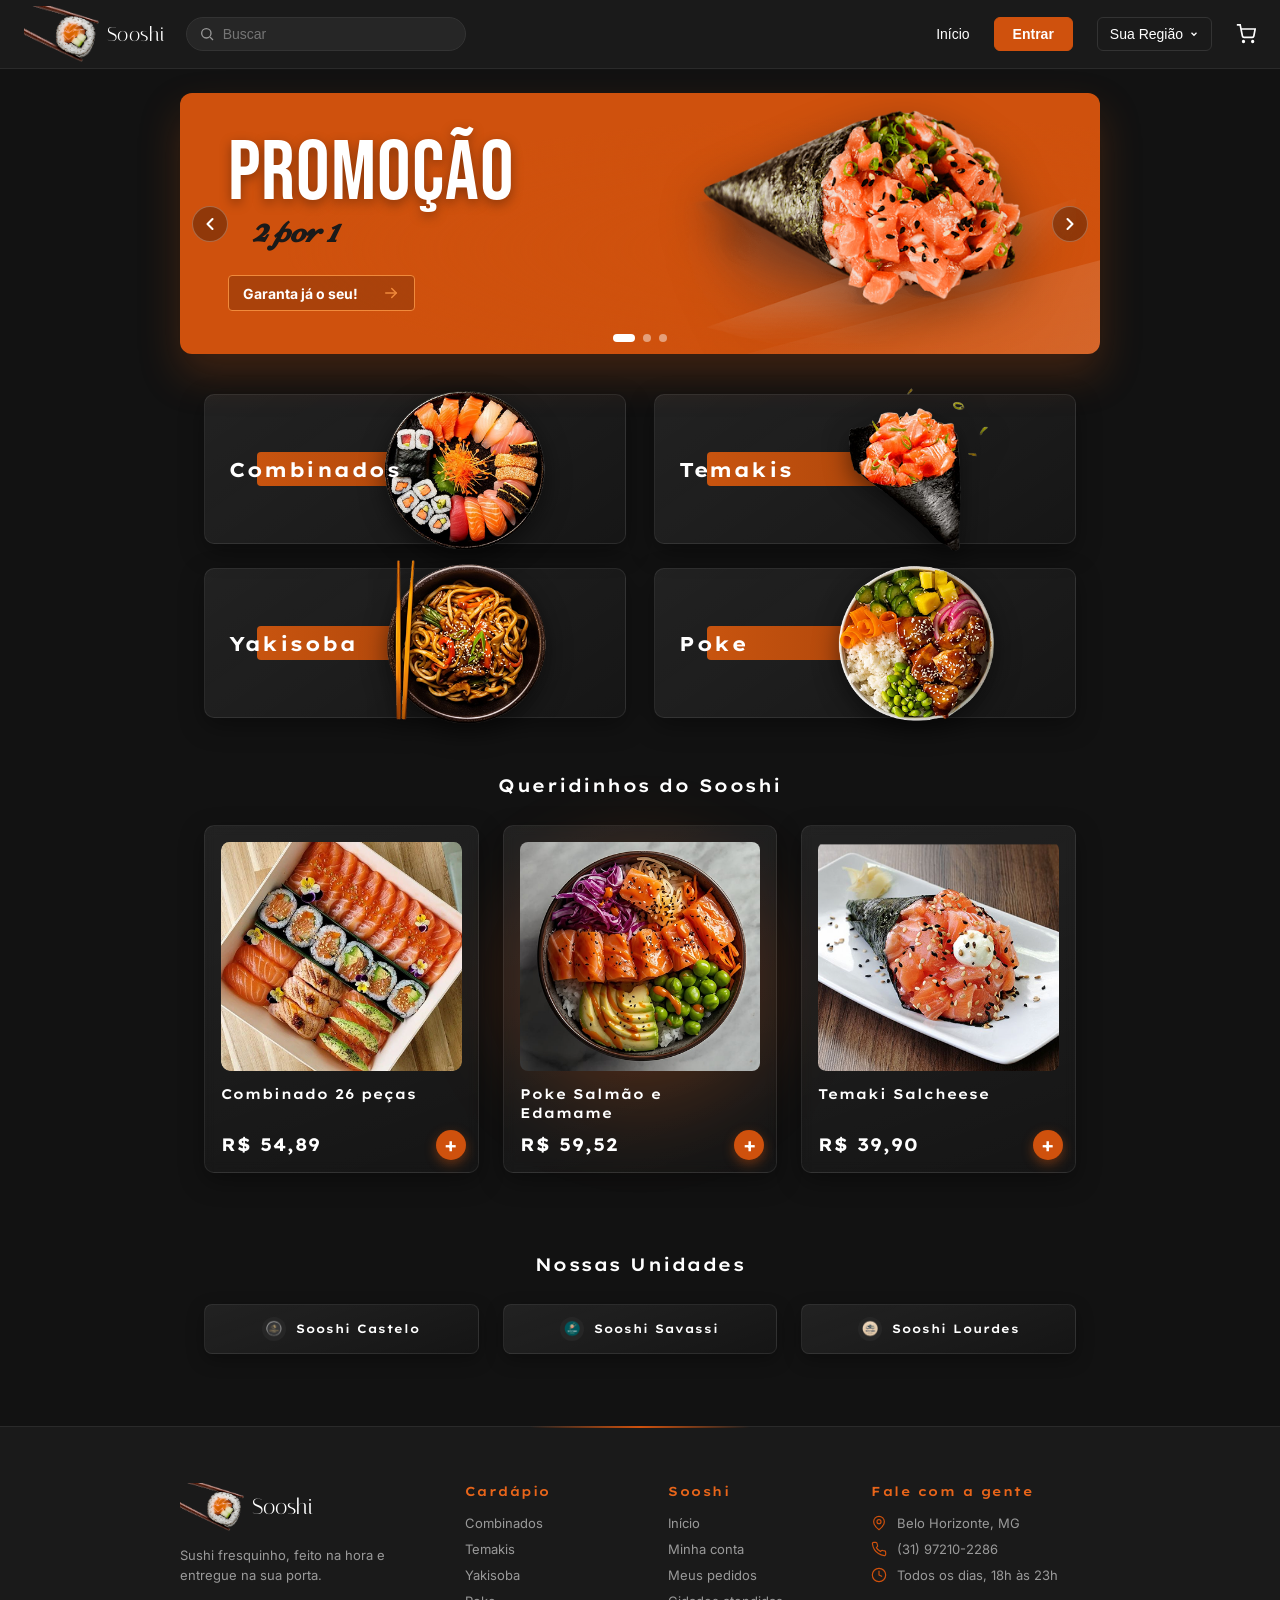
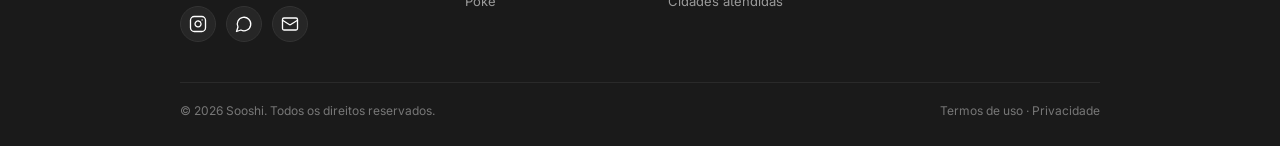
<file: index.html>
<!DOCTYPE html>
<html lang="pt-BR">

<head>
  <link rel="preconnect" href="https://fonts.googleapis.com">
  <link rel="preconnect" href="https://fonts.gstatic.com" crossorigin>
  <link
    href="https://fonts.googleapis.com/css2?family=Bebas+Neue&family=Inter:ital,opsz,wght@0,14..32,100..900;1,14..32,100..900&family=Italiana&family=Niconne&display=swap"
    rel="stylesheet">
  <link rel="preconnect" href="https://fonts.googleapis.com">
  <link rel="preconnect" href="https://fonts.gstatic.com" crossorigin>
  <link
    href="https://fonts.googleapis.com/css2?family=Inter:ital,opsz,wght@0,14..32,100..900;1,14..32,100..900&family=Italiana&display=swap"
    rel="stylesheet">
  <link rel="preconnect" href="https://fonts.googleapis.com">
  <link rel="preconnect" href="https://fonts.gstatic.com" crossorigin>
  <link href="https://fonts.googleapis.com/css2?family=Italiana&display=swap" rel="stylesheet">
  <meta charset="UTF-8">
  <meta name="viewport" content="width=device-width, initial-scale=1">
  <title>Sooshi</title>
  <link rel="icon" type="logo-sooshi/png" href="logo-sooshi.png">
  <link rel="preconnect" href="https://fonts.googleapis.com">
  <link
    href="https://fonts.googleapis.com/css2?family=Poppins:wght@400;500;700;800&family=Dancing+Script:wght@700&display=swap"
    rel="stylesheet">
  <link href="https://fonts.googleapis.com/css2?family=Lexend+Exa:wght@600;700&display=swap" rel="stylesheet">
  <link rel="stylesheet" href="style.css">
  <script src="java.js" defer></script>
  <link rel="stylesheet" href="sacola.css">
  <script src="sacola.js" defer></script>
  <script src="sessao.js" defer></script>
  <script src="busca.js" defer></script>
</head>

<body>

  <header class="header">
    <div class="header__left">
      <a href="#" class="header__logo">
        <img src="logo-sooshi.png" alt="" />
        <span id="cu">Sooshi</span>
      </a>
      <div class="header__search">
        <svg width="16" height="16" viewBox="0 0 24 24" fill="none" stroke="currentColor" stroke-width="2"
          aria-hidden="true">
          <circle cx="11" cy="11" r="7" />
          <path d="M21 21l-4.3-4.3" />
        </svg>
        <input type="text" placeholder="Buscar" aria-label="Buscar" />
      </div>
    </div>

    <nav class="header__nav">
      <a href="index.html">Início</a>
      <a href="Conta.html" class="entrar">Entrar</a>

      <div class="location-selector" id="locationContainer">
        <button type="button" class="header__location" id="locationBtn" aria-haspopup="listbox" aria-expanded="false">
          <span id="selectedLocation">Sua Região</span>
          <svg width="10" height="10" viewBox="0 0 24 24" fill="none" stroke="currentColor" stroke-width="3"
            aria-hidden="true">
            <path d="M6 9l6 6 6-6" />
          </svg>
        </button>

        <ul class="location-menu" id="locationMenu" role="listbox">
          <li role="option">Savassi</li>
          <li role="option">Pampulha</li>
          <li role="option">Castelo</li>
          <li role="option">Lurdes</li>
          <li role="option">Barreiro</li>
        </ul>
      </div>

      <button class="header__cart" aria-label="Carrinho">
        <svg width="20" height="20" viewBox="0 0 24 24" fill="none" stroke="currentColor" stroke-width="2"
          aria-hidden="true">
          <circle cx="9" cy="21" r="1" />
          <circle cx="20" cy="21" r="1" />
          <path d="M1 1h4l2.7 13.4a2 2 0 0 0 2 1.6h9.7a2 2 0 0 0 2-1.6L23 6H6" />
        </svg>
      </button>
    </nav>
  </header>
  <!-- Sec1 · Carrossel de promoções -->

  <section class="promo-carrossel" aria-roledescription="carrossel" aria-label="Promoções">
    <div class="promo-trilho">

      <article class="promo" data-promo="2por1">
        <div class="promo__content">
          <h2 class="promosalmao">Promoção</h2>
          <span class="prmo2">2 por 1</span>

          <a href="temaki.html" class="promo__button">
            Garanta já o seu!
            <svg width="18" height="18" viewBox="0 0 24 24" fill="none" stroke="currentColor" stroke-width="2"
              stroke-linecap="round" stroke-linejoin="round" aria-hidden="true">
              <path d="M5 12h14" />
              <path d="m13 6 6 6-6 6" />
            </svg>
          </a>
        </div>

        <img class="promo__image" src="Temaki.png" alt="Temaki de salmão" />
      </article>

      <article class="promo" data-promo="frete">
        <div class="promo__content">
          <h2 class="promosalmao promosalmao--menor">Frete grátis</h2>
          <span class="prmo2">acima de R$ 80</span>

          <a href="combinados.html" class="promo__button">
            Peça agora
            <svg width="18" height="18" viewBox="0 0 24 24" fill="none" stroke="currentColor" stroke-width="2"
              stroke-linecap="round" stroke-linejoin="round" aria-hidden="true">
              <path d="M5 12h14" />
              <path d="m13 6 6 6-6 6" />
            </svg>
          </a>
        </div>

        <img class="promo__image" src="comida2.png" alt="Yakisoba" />
      </article>

      <article class="promo" data-promo="terca">
        <div class="promo__content">
          <h2 class="promosalmao promosalmao--menor">Terça do Temaki</h2>
          <span class="prmo2">20% de desconto</span>

          <a href="temaki.html" class="promo__button">
            Ver temakis
            <svg width="18" height="18" viewBox="0 0 24 24" fill="none" stroke="currentColor" stroke-width="2"
              stroke-linecap="round" stroke-linejoin="round" aria-hidden="true">
              <path d="M5 12h14" />
              <path d="m13 6 6 6-6 6" />
            </svg>
          </a>
        </div>

        <img class="promo__image" src="Temaki.png" alt="Temaki de salmão" />
      </article>

      <article class="promo" data-promo="casal">
        <div class="promo__content">
          <h2 class="promosalmao promosalmao--menor">Combo casal</h2>
          <span class="prmo2">preço fechado</span>

          <a href="combinados.html" class="promo__button">
            Quero o combo
            <svg width="18" height="18" viewBox="0 0 24 24" fill="none" stroke="currentColor" stroke-width="2"
              stroke-linecap="round" stroke-linejoin="round" aria-hidden="true">
              <path d="M5 12h14" />
              <path d="m13 6 6 6-6 6" />
            </svg>
          </a>
        </div>

        <img class="promo__image" src="comida4.png" alt="Combinado" />
      </article>
    </div>

    <button type="button" class="promo-seta promo-seta--prev" aria-label="Promoção anterior">
      <svg width="20" height="20" viewBox="0 0 24 24" fill="none" stroke="currentColor" stroke-width="2.5"
        stroke-linecap="round" stroke-linejoin="round" aria-hidden="true">
        <path d="m15 6-6 6 6 6" />
      </svg>
    </button>
    <button type="button" class="promo-seta promo-seta--next" aria-label="Próxima promoção">
      <svg width="20" height="20" viewBox="0 0 24 24" fill="none" stroke="currentColor" stroke-width="2.5"
        stroke-linecap="round" stroke-linejoin="round" aria-hidden="true">
        <path d="m9 6 6 6-6 6" />
      </svg>
    </button>

    <div class="promo-bolinhas" role="group" aria-label="Escolher promoção"></div>
  </section>

  <!-- Sec2 -->

  <section class="categories">
    <a href="combinados.html" class="category-card">
      <span class="category-card__tag"></span>
      <h3 class="category-card__title">Combinados</h3>
      <img class="category-card__img" src="comida4.png" alt="Combinados" />
    </a>

    <a href="temaki.html" class="category-card">
      <span class="category-card__tag"></span>
      <h3 class="category-card__title">Temakis</h3>
      <img class="category-card__img" src="comida3.png" alt="Temakis" />
    </a>

    <a href="yakisoba.html" class="category-card">
      <span class="category-card__tag"></span>
      <h3 class="category-card__title">Yakisoba</h3>
      <img class="category-card__img" src="comida2.png" alt="Yakisoba" />
    </a>

    <a href="Poki.html" class="category-card">
      <span class="category-card__tag"></span>
      <h3 class="category-card__title">Poke</h3>
      <img class="category-card__img" src="comida1.png" alt="Poke" />
    </a>
  </section>

  <!-- Sec3 -->

  <section class="queridinhos">
    <h2 class="tituloq">Queridinhos do Sooshi</h2>

    <div class="gradeq">
      <a href="" class="prato">
        <img class="fotoprato" src="S2.png" alt="Combinado 26 peças" />
        <h3 class="nomeprato">Combinado 26 peças</h3>
        <p class="precoprato">R$ 54,89</p>
      </a>

      <a href="Poki.html" class="prato">
        <img class="fotoprato" src="S3.png" alt="Poke Salmão e Edamame" />
        <h3 class="nomeprato">Poke Salmão e Edamame</h3>
        <p class="precoprato">R$ 59,52</p>
      </a>

      <a href="#" class="prato">
        <img class="fotoprato" src="S1.png" alt="Temaki Salcheese" />
        <h3 class="nomeprato">Temaki Salcheese</h3>
        <p class="precoprato">R$ 39,90</p>
      </a>
    </div>
  </section>
  <!-- Unidades -->
  <section class="unidades">
    <h2 class="tituloq">Nossas Unidades</h2>

    <div class="gradeun">
      <a href="#" target="_blank" rel="noopener" class="unid">
        <img src="Logo (3).png" alt="" />Sooshi Castelo
      </a>
      <a href="#" target="_blank" rel="noopener" class="unid">
        <img src="Logo (2).png" alt="" />Sooshi Savassi
      </a>
      <a href="#" target="_blank" rel="noopener" class="unid">
        <img src="Logo (1).png" alt="" />Sooshi Lourdes
      </a>

    </div>
  </section>

  <footer class="rodape">
    <div class="rodapegrade">

      <div class="rodapemarca">
        <a href="#" class="rodapelogo">
          <img src="logo-sooshi.png" alt="" />
          <span>Sooshi</span>
        </a>
        <p>Sushi fresquinho, feito na hora e entregue na sua porta.</p>

        <div class="redes">
          <a href="https://instagram.com/sooshi" target="_blank" rel="noopener" aria-label="Instagram">
            <svg viewBox="0 0 24 24">
              <rect x="2" y="2" width="20" height="20" rx="5" />
              <path d="M16 11.37A4 4 0 1 1 12.63 8 4 4 0 0 1 16 11.37z" />
              <line x1="17.5" y1="6.5" x2="17.51" y2="6.5" />
            </svg>
          </a>
          <a href="https://wa.me/5531900000000" target="_blank" rel="noopener" aria-label="WhatsApp">
            <svg viewBox="0 0 24 24">
              <path d="M7.9 20A9 9 0 1 0 4 16.1L2 22Z" />
            </svg>
          </a>
          <a href="mailto:contato@sooshi.com.br" aria-label="E-mail">
            <svg viewBox="0 0 24 24">
              <rect x="2" y="4" width="20" height="16" rx="2" />
              <path d="m22 7-8.97 5.7a1.94 1.94 0 0 1-2.06 0L2 7" />
            </svg>
          </a>
        </div>
      </div>

      <div class="rodapecol">
        <h4>Cardápio</h4>
        <ul>
          <li><a href="combinados.html">Combinados</a></li>
          <li><a href="temaki.html">Temakis</a></li>
          <li><a href="yakisoba.html">Yakisoba</a></li>
          <li><a href="Poki.html">Poke</a></li>
        </ul>
      </div>

      <div class="rodapecol">
        <h4>Sooshi</h4>
        <ul>
          <li><a href="index.html">Início</a></li>
          <li><a href="Conta.html">Minha conta</a></li>
          <li><a href="Conta.html">Meus pedidos</a></li>
          <li><a href="#">Cidades atendidas</a></li>
        </ul>
      </div>

      <div class="rodapecol">
        <h4>Fale com a gente</h4>
        <ul class="contatos">
          <li>
            <svg viewBox="0 0 24 24">
              <path d="M20 10c0 6-8 12-8 12s-8-6-8-12a8 8 0 0 1 16 0Z" />
              <circle cx="12" cy="10" r="3" />
            </svg>
            <a href="https://www.google.com/maps/search/?api=1&query=Belo+Horizonte+MG" target="_blank"
              rel="noopener">Belo Horizonte, MG</a>
          </li>
          <li>
            <svg viewBox="0 0 24 24">
              <path
                d="M22 16.92v3a2 2 0 0 1-2.18 2 19.79 19.79 0 0 1-8.63-3.07 19.5 19.5 0 0 1-6-6 19.79 19.79 0 0 1-3.07-8.67A2 2 0 0 1 4.11 2h3a2 2 0 0 1 2 1.72 12.84 12.84 0 0 0 .7 2.81 2 2 0 0 1-.45 2.11L8.09 9.91a16 16 0 0 0 6 6l1.27-1.27a2 2 0 0 1 2.11-.45 12.84 12.84 0 0 0 2.81.7A2 2 0 0 1 22 16.92z" />
            </svg>
            <a href="tel:+5531900000000">(31) 97210-2286</a>
          </li>
          <li>
            <svg viewBox="0 0 24 24">
              <circle cx="12" cy="12" r="10" />
              <path d="M12 6v6l4 2" />
            </svg>
            <span>Todos os dias, 18h às 23h</span>
          </li>
        </ul>
      </div>

    </div>

    <div class="direitos">
      <p>© 2026 Sooshi. Todos os direitos reservados.</p>
      <p><a href="#">Termos de uso</a> · <a href="#">Privacidade</a></p>
    </div>
  </footer>
</body>

</html>
</file>
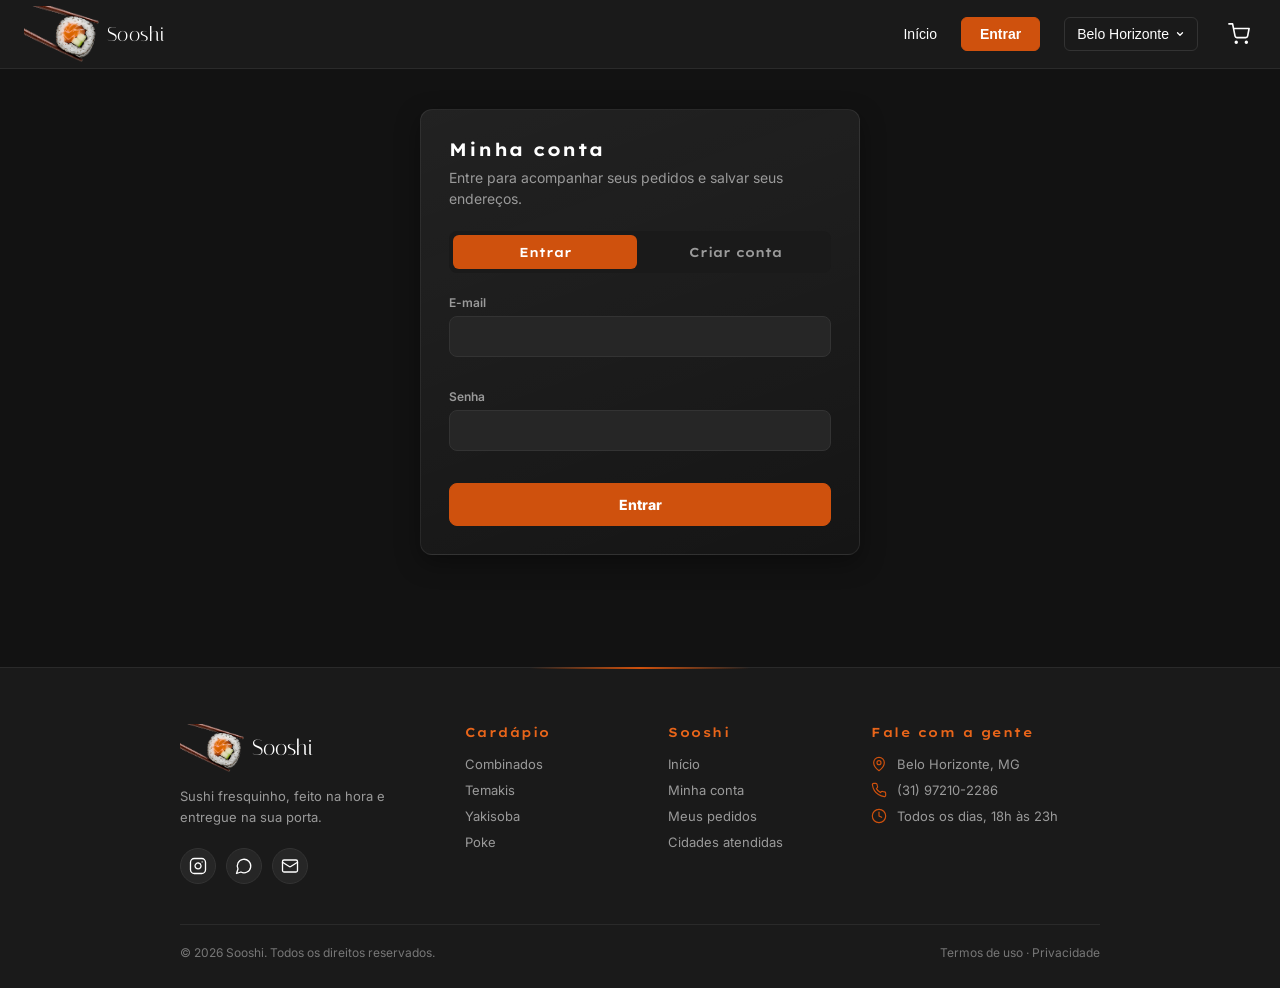
<file: Conta.html>
<!DOCTYPE html>
<html lang="pt-BR">

<head>
  <meta charset="UTF-8">
  <meta name="viewport" content="width=device-width, initial-scale=1">
  <title>Minha conta · Sooshi</title>
  <link rel="icon" type="logo-sooshi/png" href="logo-sooshi.png">
  <link rel="preconnect" href="https://fonts.googleapis.com">
  <link rel="preconnect" href="https://fonts.gstatic.com" crossorigin>
  <link
    href="https://fonts.googleapis.com/css2?family=Inter:wght@400;600;800&family=Italiana&family=Lexend+Exa:wght@500;700&display=swap"
    rel="stylesheet">

  <link rel="stylesheet" href="conta.css">
  <link rel="stylesheet" href="sacola.css">
  <script src="sacola.js" defer></script>
  <script src="sessao.js" defer></script>
</head>

<body>

  <header class="topo">
    <div class="esq">
      <a href="index.html" class="logo">
        <img src="logo-sooshi.png" alt="" />
        <span id="nomeLogo">Sooshi</span>
      </a>
    </div>

    <nav class="menu">
      <a href="index.html">Início</a>
      <a href="Conta.html" class="entrar ativo">Entrar</a>

      <div class="cidadebox" id="caixaCidade">
        <button type="button" class="btncidade" id="btnCidade" aria-haspopup="listbox" aria-expanded="false">
          <span id="cidadeAtual">Belo Horizonte</span>
          <svg viewBox="0 0 24 24">
            <path d="M6 9l6 6 6-6" />
          </svg>
        </button>

        <ul class="listacidades" id="listaCidade" role="listbox">
          <li role="option">Savassi</li>
          <li role="option">Pampulha</li>
          <li role="option">Castelo</li>
          <li role="option">Lurdes</li>
          <li role="option">Barreiro</li>
        </ul>
      </div>

      <a class="carrinho" href="index.html#cardapio" aria-label="Ver carrinho na loja">
        <svg viewBox="0 0 24 24">
          <circle cx="9" cy="21" r="1" />
          <circle cx="20" cy="21" r="1" />
          <path d="M1 1h4l2.7 13.4a2 2 0 0 0 2 1.6h9.7a2 2 0 0 0 2-1.6L23 6H6" />
        </svg>
        <b class="contador" id="contador"></b>
      </a>
    </nav>
  </header>

  <main class="conta">

    <!-- Tela 1: entrar / criar conta -->
    <section class="auth" id="telaAuth">
      <div class="authcard">
        <h1 class="tit">Minha conta</h1>
        <p class="sub">Entre para acompanhar seus pedidos e salvar seus endereços.</p>

        <div class="abas" role="tablist">
          <button type="button" role="tab" data-aba="entrar" aria-selected="true">Entrar</button>
          <button type="button" role="tab" data-aba="criar" aria-selected="false">Criar conta</button>
        </div>

        <form id="formEntrar" novalidate>
          <div class="campo">
            <label for="eEmail">E-mail</label>
            <input id="eEmail" type="email" autocomplete="email" />
            <small class="erro"></small>
          </div>
          <div class="campo">
            <label for="eSenha">Senha</label>
            <input id="eSenha" type="password" autocomplete="current-password" />
            <small class="erro"></small>
          </div>
          <button class="btn" type="submit">Entrar</button>
        </form>

        <form id="formCriar" novalidate hidden>
          <div class="campo">
            <label for="cNome">Nome completo</label>
            <input id="cNome" type="text" autocomplete="name" />
            <small class="erro"></small>
          </div>
          <div class="campo">
            <label for="cEmail">E-mail</label>
            <input id="cEmail" type="email" autocomplete="email" />
            <small class="erro"></small>
          </div>
          <div class="campo">
            <label for="cTel">Celular</label>
            <input id="cTel" type="tel" inputmode="numeric" placeholder="(31) 90000-0000" autocomplete="tel" />
            <small class="erro"></small>
          </div>
          <div class="dupla">
            <div class="campo">
              <label for="cSenha">Senha</label>
              <input id="cSenha" type="password" autocomplete="new-password" />
              <small class="erro"></small>
            </div>
            <div class="campo">
              <label for="cSenha2">Repetir senha</label>
              <input id="cSenha2" type="password" autocomplete="new-password" />
              <small class="erro"></small>
            </div>
          </div>
          <button class="btn" type="submit">Criar conta</button>
        </form>
      </div>
    </section>

    <!-- Tela 2: painel do cliente -->
    <section class="painel" id="telaPainel" hidden>

      <aside class="lateral">
        <div class="perfil">
          <div class="avatar" id="avatar">S</div>
          <div>
            <strong id="perfilNome">Cliente</strong>
            <small id="perfilEmail"></small>
          </div>
        </div>
        <nav class="menulat" id="menuLat">
          <button type="button" data-painel="resumo" aria-current="true">Resumo</button>
          <button type="button" data-painel="dados" aria-current="false">Meus dados</button>
          <button type="button" data-painel="enderecos">Endereços</button>
          <button type="button" data-painel="pedidos">Meus pedidos</button>
          <button type="button" class="sair" id="btnSair">Sair da conta</button>
        </nav>
      </aside>

      <div class="conteudo">

        <section id="painel-resumo" class="cartao">
          <h2 class="tit" id="olaTitulo">Olá!</h2>
          <p class="sub">Acompanhe seus pedidos.</p>

          <h3 class="subtit">Último pedido</h3>
          <div id="resumoUltimo"></div>
        </section>

        <section id="painel-dados" class="cartao" hidden>
          <h2 class="tit">Meus dados</h2>
          <form id="formDados" novalidate>
            <div class="campo">
              <label for="dNome">Nome completo</label>
              <input id="dNome" type="text" autocomplete="name" />
              <small class="erro"></small>
            </div>
            <div class="dupla">
              <div class="campo">
                <label for="dEmail">E-mail</label>
                <input id="dEmail" type="email" readonly />
                <small class="erro"></small>
              </div>
              <div class="campo">
                <label for="dTel">Celular</label>
                <input id="dTel" type="tel" inputmode="numeric" autocomplete="tel" />
                <small class="erro"></small>
              </div>
            </div>
            <button class="btn" type="submit">Salvar alterações</button>
          </form>
        </section>

        <section id="painel-enderecos" class="cartao" hidden>
          <div class="cabcartao">
            <h2 class="tit">Endereços</h2>
            <button type="button" class="btn sec" id="btnNovoEnd">Novo endereço</button>
          </div>

          <form id="formEnd" novalidate hidden>
            <div class="dupla">
              <div class="campo">
                <label for="nApelido">Nome do endereço</label>
                <input id="nApelido" type="text" placeholder="Casa, Trabalho..." />
                <small class="erro"></small>
              </div>
              <div class="campo">
                <label for="nCep">CEP</label>
                <input id="nCep" type="text" inputmode="numeric" placeholder="00000-000" autocomplete="postal-code" />
                <small class="erro"></small>
              </div>
            </div>
            <div class="trio">
              <div class="campo">
                <label for="nRua">Rua</label>
                <input id="nRua" type="text" autocomplete="address-line1" />
                <small class="erro"></small>
              </div>
              <div class="campo">
                <label for="nNum">Número</label>
                <input id="nNum" type="text" inputmode="numeric" />
                <small class="erro"></small>
              </div>
            </div>
            <div class="dupla">
              <div class="campo">
                <label for="nBairro">Bairro</label>
                <input id="nBairro" type="text" />
                <small class="erro"></small>
              </div>
              <div class="campo">
                <label for="nComp">Complemento</label>
                <input id="nComp" type="text" placeholder="Apto, bloco..." />
                <small class="erro"></small>
              </div>
            </div>
            <div class="acoes">
              <button class="btn" type="submit">Salvar endereço</button>
              <button class="btn sec" type="button" id="btnCancelarEnd">Cancelar</button>
            </div>
          </form>

          <div id="listaEnd"></div>
        </section>

        <section id="painel-pedidos" class="cartao" hidden>
          <h2 class="tit">Meus pedidos</h2>
          <div id="listaPed"></div>
        </section>

      </div>
    </section>

  </main>

  <footer class="rodape">
    <div class="rodapegrade">

      <div class="rodapemarca">
        <a href="index.html" class="rodapelogo">
          <img src="logo-sooshi.png" alt="" />
          <span>Sooshi</span>
        </a>
        <p>Sushi fresquinho, feito na hora e entregue na sua porta.</p>

        <div class="redes">
          <a href="https://instagram.com/sooshi" target="_blank" rel="noopener" aria-label="Instagram">
            <svg viewBox="0 0 24 24">
              <rect x="2" y="2" width="20" height="20" rx="5" />
              <path d="M16 11.37A4 4 0 1 1 12.63 8 4 4 0 0 1 16 11.37z" />
              <line x1="17.5" y1="6.5" x2="17.51" y2="6.5" />
            </svg>
          </a>
          <a href="https://wa.me/5531900000000" target="_blank" rel="noopener" aria-label="WhatsApp">
            <svg viewBox="0 0 24 24">
              <path d="M7.9 20A9 9 0 1 0 4 16.1L2 22Z" />
            </svg>
          </a>
          <a href="mailto:contato@sooshi.com.br" aria-label="E-mail">
            <svg viewBox="0 0 24 24">
              <rect x="2" y="4" width="20" height="16" rx="2" />
              <path d="m22 7-8.97 5.7a1.94 1.94 0 0 1-2.06 0L2 7" />
            </svg>
          </a>
        </div>
      </div>

      <div class="rodapecol">
        <h4>Cardápio</h4>
        <ul>
          <li><a href="index.html#cardapio">Combinados</a></li>
          <li><a href="temaki.html">Temakis</a></li>
          <li><a href="index.html#cardapio">Yakisoba</a></li>
          <li><a href="Poki.html">Poke</a></li>
        </ul>
      </div>

      <div class="rodapecol">
        <h4>Sooshi</h4>
        <ul>
          <li><a href="index.html">Início</a></li>
          <li><a href="Conta.html">Minha conta</a></li>
          <li><a href="Conta.html#pedidos">Meus pedidos</a></li>
          <li><a href="#">Cidades atendidas</a></li>
        </ul>
      </div>

      <div class="rodapecol">
        <h4>Fale com a gente</h4>
        <ul class="contatos">
          <li>
            <svg viewBox="0 0 24 24">
              <path d="M20 10c0 6-8 12-8 12s-8-6-8-12a8 8 0 0 1 16 0Z" />
              <circle cx="12" cy="10" r="3" />
            </svg>
            <a href="https://www.google.com/maps/search/?api=1&query=Belo+Horizonte+MG" target="_blank"
              rel="noopener">Belo Horizonte, MG</a>
          </li>
          <li>
            <svg viewBox="0 0 24 24">
              <path
                d="M22 16.92v3a2 2 0 0 1-2.18 2 19.79 19.79 0 0 1-8.63-3.07 19.5 19.5 0 0 1-6-6 19.79 19.79 0 0 1-3.07-8.67A2 2 0 0 1 4.11 2h3a2 2 0 0 1 2 1.72 12.84 12.84 0 0 0 .7 2.81 2 2 0 0 1-.45 2.11L8.09 9.91a16 16 0 0 0 6 6l1.27-1.27a2 2 0 0 1 2.11-.45 12.84 12.84 0 0 0 2.81.7A2 2 0 0 1 22 16.92z" />
            </svg>
            <a href="tel:+5531900000000">(31) 97210-2286</a>
          </li>
          <li>
            <svg viewBox="0 0 24 24">
              <circle cx="12" cy="12" r="10" />
              <path d="M12 6v6l4 2" />
            </svg>
            <span>Todos os dias, 18h às 23h</span>
          </li>
        </ul>
      </div>

    </div>
    <div class="direitos">
      <p>© 2026 Sooshi. Todos os direitos reservados.</p>
      <p><a href="#">Termos de uso</a> · <a href="#">Privacidade</a></p>
    </div>
  </footer>

  <div class="aviso" id="aviso" role="status"></div>
  <script src="conta.js"></script>
</body>

</html>
</file>
<file: style.css>
* {
  box-sizing: border-box;
  margin: 0;
  padding: 0;
}

body {
  font-family: Arial, sans-serif;
  background-color: #121212;
}

.header {
  display: flex;
  align-items: center;
  justify-content: space-between;
  gap: 24px;
  padding: 6px 24px;
  background: #1a1a1a;
  border-bottom: 1px solid #2a2a2a;
  color: #fff;
  position: relative;
  z-index: 100;
  overflow: visible;
}

#cu {
  font-family: "Italiana", sans-serif;
  font-weight: normal;
}

.header__left {
  display: flex;
  align-items: center;
  gap: 20px;
  flex: 1;
}

.header__logo {
  display: flex;
  align-items: center;
  gap: 8px;
  flex-shrink: 0;
  color: #fff;
  text-decoration: none;
  font-size: 20px;
  font-weight: 700;
  letter-spacing: 0.5px;
}

.header__logo img {
  height: 56px;
  width: auto;
  display: block;
  object-fit: contain;
}

.header__search {
  display: flex;
  align-items: center;
  gap: 8px;
  width: 100%;
  max-width: 280px;
  padding: 8px 12px;
  background: #262626;
  border: 1px solid #333;
  border-radius: 30px;
  color: #999;
}

.header__search input {
  flex: 1;
  background: transparent;
  border: none;
  outline: none;
  color: #fff;
  font-size: 14px;
}

.header__nav {
  display: flex;
  align-items: center;
  gap: 24px;
}

.header__nav a {
  color: #fff;
  text-decoration: none;
  font-size: 14px;
  transition: color 0.2s;
}

.header__nav a:hover {
  color: #e8651a;
}

.header__cart {
  display: flex;
  align-items: center;
  gap: 6px;
  background: none;
  border: none;
  color: #fff;
  font-size: 14px;
  cursor: pointer;
}

.header__cart:hover {
  color: #e8651a;
}


.location-selector {
  position: relative;
  display: inline-block;
}

.header__location {
  display: flex;
  align-items: center;
  gap: 6px;
  background: transparent;
  border: 1px solid #333;
  padding: 8px 12px;
  border-radius: 6px;
  cursor: pointer;
  font-size: 14px;
  color: #fff;
  transition: border-color 0.2s;
}

.header__location:hover {
  border-color: #555;
}

.header__location svg {
  transition: transform 0.2s ease;
  pointer-events: none;
}

.header__location span {
  pointer-events: none;
}

.header__location.active svg {
  transform: rotate(180deg);
}

.location-menu {
  display: none;
  position: absolute;
  top: calc(100% + 6px);
  left: 0;
  padding: 6px 0;
  list-style: none;
  background-color: #262626;
  border: 1px solid #333;
  border-radius: 8px;
  box-shadow: 0 10px 25px rgba(0, 0, 0, 0.5);
  min-width: 170px;
  z-index: 9999;
}

.location-menu.aberto {
  display: block !important;
}

.location-menu li {
  padding: 10px 16px;
  cursor: pointer;
  font-size: 14px;
  color: #fff;
  transition: background-color 0.2s, color 0.2s;
  text-align: left;
}

.location-menu li:hover {
  background-color: #333;
  color: #e8651a;
}



@media (max-width: 640px) {
  .header__search {
    display: none;
  }

  .header__nav {
    gap: 14px;
  }

  .header__logo {
    font-size: 18px;
  }

  .header__logo img {
    height: 44px;
  }
}


/* ================= SEC 1 · Banner ================= */


.promo {
  position: relative;
  display: flex;
  align-items: center;
  justify-content: space-between;
  max-width: 920px;
  min-height: 260px;
  margin: 24px auto;
  padding: 0 48px;
  overflow: hidden;
  border-radius: 12px;
  background:
    radial-gradient(ellipse at 75% 60%, #CF510D 0%, transparent 60%),
    #CF510D;
  box-shadow: 0 20px 40px rgba(200, 84, 15, 0.25);
}


.promo::after {
  content: "";
  position: absolute;
  right: 0;
  bottom: 0;
  width: 55%;
  height: 45%;
  background: linear-gradient(120deg, transparent 20%, rgba(255, 255, 255, 0.12));
  clip-path: polygon(30% 100%, 100% 20%, 100% 100%);
  pointer-events: none;
}

.promo__content {
  position: relative;
  z-index: 2;
  display: flex;
  flex-direction: column;
  align-items: flex-start;
}

.promosalmao {
  font-family: "Bebas Neue", Impact, sans-serif;
  font-size: 84px;
  font-weight: 400;
  line-height: 0.9;
  letter-spacing: 1px;
  text-transform: uppercase;
  color: #fff;
  text-shadow: 0 4px 12px rgba(0, 0, 0, 0.35);
}

.prmo2 {
  margin: -6px 0 22px 24px;
  font-family: "Niconne", cursive;
  font-weight: normal;
  font-style: italic;
  font-weight: 700;
  font-size: 40px;
  color: #1a1a1a;
}

.promo__button {
  display: inline-flex;
  align-items: center;
  gap: 24px;
  padding: 8px 14px;
  font-family: "Inter", sans-serif;
  font-weight: bolder;
  font-size: 14px;
  color: #fff;
  text-decoration: none;
  background: rgba(0, 0, 0, 0.18);
  border: 1px solid #f08a3c;
  border-radius: 4px;
  transition: background 0.2s, transform 0.2s;
}

.promo__button svg {
  color: #f08a3c;
}

.promo__button:hover {
  background: rgba(0, 0, 0, 0.35);
  transform: translateY(-1px);
}

.promo__image {
  position: relative;
  z-index: 1;
  width: 52%;
  max-width: 480px;
  height: auto;
  margin-right: -24px;
  filter: drop-shadow(0 18px 24px rgba(0, 0, 0, 0.4));
}

/* Mobile */
@media (max-width: 640px) {
  .promo {
    flex-direction: column;
    align-items: flex-start;
    gap: 16px;
    padding: 28px 24px 0;
  }

  .promo__title {
    font-size: 56px;
  }

  .promo__subtitle {
    font-size: 28px;
    margin-left: 16px;
  }

  .promo__image {
    width: 90%;
    align-self: flex-end;
    margin-right: -16px;
  }
}

/* ================= SEC 2 · Categorias ================= */



.categories {
  display: grid;
  grid-template-columns: repeat(2, 1fr);
  gap: 24px 28px;
  max-width: 920px;
  margin: 40px auto;
  padding: 0 24px;
}

.category-card {
  position: relative;
  display: flex;
  align-items: center;
  height: 150px;
  padding: 0 24px;
  text-decoration: none;
  color: #fff;
  background: linear-gradient(145deg, rgba(255, 255, 255, 0.07), rgba(255, 255, 255, 0.02));
  border: 1px solid rgba(255, 255, 255, 0.08);
  border-radius: 10px;
  box-shadow: 0 8px 24px rgba(0, 0, 0, 0.35);
  transition: transform 0.25s, border-color 0.25s;
}

.category-card:hover {
  transform: translateY(-3px);
  border-color: rgba(232, 101, 26, 0.6);
}

.category-card__tag {
  position: absolute;
  top: 50%;
  left: 52px;
  width: 52%;
  height: 34px;
  transform: translateY(-50%);
  background: linear-gradient(90deg, #c8540f, #a8430a);
  border-radius: 4px;
}

.category-card__title {
  position: relative;
  z-index: 1;
  font-family: "Lexend Exa", sans-serif;
  font-weight: bold;
  font-size: 20px;
  font-weight: 700;
  letter-spacing: 1.5px;
}


.category-card__img {
  position: absolute;
  top: 50%;
  right: 10px;
  height: 118%;
  width: auto;
  max-height: 180px;
  transform: translateY(-50%);
  object-fit: contain;
  filter: drop-shadow(0 8px 12px rgba(0, 0, 0, 0.5));
  transition: transform 0.3s;
}

.category-card:hover .category-card__img {
  transform: translateY(-50%) scale(1.06) rotate(4deg);
}


@media (max-width: 640px) {
  .categories {
    grid-template-columns: 1fr;
    gap: 16px;
  }

  .category-card {
    height: 130px;
  }

  .category-card__title {
    font-size: 17px;
  }

  .category-card__tag {
    left: 40px;
    height: 30px;
  }
}

/* ================= SEC 3 · QUERIDINHOS ================= */

.queridinhos {
  position: relative;
  max-width: 920px;
  margin: 56px auto 80px;
  padding: 0 24px;
}

.queridinhos::before {
  content: "";
  position: absolute;
  top: 40px;
  left: 50%;
  width: 360px;
  height: 340px;
  transform: translateX(-50%);
  background: radial-gradient(ellipse at center, rgba(207, 81, 13, 0.45) 0%, transparent 70%);
  filter: blur(30px);
  pointer-events: none;
}

.tituloq {
  position: relative;
  margin-bottom: 28px;
  text-align: center;
  font-family: "Lexend Exa", sans-serif;
  font-size: 18px;
  font-weight: 600;
  letter-spacing: 1.5px;
  color: #fff;
}

.gradeq {
  position: relative;
  display: grid;
  grid-template-columns: repeat(3, 1fr);
  gap: 24px;
}

.prato {
  display: flex;
  flex-direction: column;
  padding: 16px;
  text-decoration: none;
  color: #fff;
  background: linear-gradient(160deg, rgba(255, 255, 255, 0.07), rgba(255, 255, 255, 0.015));
  border: 1px solid rgba(255, 255, 255, 0.08);
  border-radius: 10px;
  backdrop-filter: blur(6px);
  box-shadow: 0 8px 24px rgba(0, 0, 0, 0.35);
  transition: transform 0.25s, border-color 0.25s;
}

.prato:hover {
  transform: translateY(-4px);
  border-color: rgba(232, 101, 26, 0.6);
}

.fotoprato {
  width: 100%;
  aspect-ratio: 1 / 0.95;
  object-fit: cover;
  border-radius: 8px;
  margin-bottom: 14px;
}

.nomeprato {
  font-family: "Lexend Exa", sans-serif;
  font-size: 14px;
  font-weight: 600;
  line-height: 1.35;
  letter-spacing: 1px;
}

.precoprato {
  margin-top: auto;
  padding-top: 10px;
  font-family: "Lexend Exa", sans-serif;
  font-size: 18px;
  font-weight: 700;
  letter-spacing: 1px;
}

@media (max-width: 800px) {
  .gradeq {
    grid-template-columns: 1fr;
    max-width: 360px;
    margin: 0 auto;
  }

  .queridinhos::before {
    width: 280px;
  }
}

/* ================= Cards ================== */

.unidades {
  max-width: 920px;
  margin: 0 auto 72px;
  padding: 0 24px;
}

.gradeun {
  display: grid;
  grid-template-columns: repeat(3, 1fr);
  gap: 18px 24px;
}

.unid {
  display: flex;
  align-items: center;
  justify-content: center;
  gap: 10px;
  padding: 12px 16px;
  color: #fff;
  text-decoration: none;
  font-family: "Lexend Exa", sans-serif;
  font-size: 12px;
  font-weight: 600;
  letter-spacing: 1px;
  background: linear-gradient(160deg, rgba(255, 255, 255, 0.07), rgba(255, 255, 255, 0.015));
  border: 1px solid rgba(255, 255, 255, 0.08);
  border-radius: 8px;
  box-shadow: 0 6px 18px rgba(0, 0, 0, 0.3);
  transition: transform 0.25s, border-color 0.25s, color 0.25s;
}

.unid:hover {
  transform: translateY(-3px);
  border-color: rgba(232, 101, 26, 0.6);
  color: #e8651a;
}

.unid img {
  width: 24px;
  height: 24px;
  padding: 2px;
  background: #262626;
  border-radius: 50%;
  object-fit: contain;
}

@media (max-width: 700px) {
  .gradeun {
    grid-template-columns: repeat(2, 1fr);
    gap: 14px;
  }
}

@media (max-width: 420px) {
  .gradeun {
    grid-template-columns: 1fr;
  }
}

/* ================= RODAPÉ ================= */

.rodape {
  position: relative;
  margin-top: 40px;
  padding: 56px 24px 0;
  background: #1a1a1a;
  border-top: 1px solid #2a2a2a;
  color: #fff;
}

/* Detalhe laranja no topo */
.rodape::before {
  content: "";
  position: absolute;
  top: -1px;
  left: 50%;
  width: 220px;
  height: 2px;
  transform: translateX(-50%);
  background: linear-gradient(90deg, transparent, #cf510d, transparent);
}

.rodapegrade {
  display: grid;
  grid-template-columns: 1.5fr 1fr 1fr 1.4fr;
  gap: 40px;
  max-width: 920px;
  margin: 0 auto;
  padding-bottom: 40px;
}

/* Marca */
.rodapelogo {
  display: inline-flex;
  align-items: center;
  gap: 8px;
  margin-bottom: 14px;
  color: #fff;
  text-decoration: none;
  font-family: "Italiana", sans-serif;
  font-size: 22px;
}

.rodapelogo img {
  height: 48px;
  width: auto;
  display: block;
}

.rodapemarca p {
  max-width: 240px;
  font-family: "Inter", sans-serif;
  font-size: 13px;
  line-height: 1.6;
  color: #9a9a9a;
}

/* Colunas */
.rodapecol h4 {
  margin-bottom: 16px;
  font-family: "Lexend Exa", sans-serif;
  font-size: 13px;
  font-weight: 600;
  letter-spacing: 1.5px;
  color: #e8651a;
}

.rodapecol ul {
  list-style: none;
}

.rodapecol li {
  margin-bottom: 10px;
  font-family: "Inter", sans-serif;
  font-size: 13px;
  color: #9a9a9a;
}

.rodapecol a {
  color: #9a9a9a;
  text-decoration: none;
  transition: color 0.2s;
}

.rodapecol a:hover {
  color: #e8651a;
}

/* Contatos com ícone */
.contatos li {
  display: flex;
  align-items: center;
  gap: 10px;
}

.contatos svg {
  flex-shrink: 0;
  width: 16px;
  height: 16px;
  color: #cf510d;
}

/* Redes sociais */
.redes {
  display: flex;
  gap: 10px;
  margin-top: 20px;
}

.redes a {
  display: grid;
  place-items: center;
  width: 36px;
  height: 36px;
  color: #fff;
  background: #262626;
  border: 1px solid #333;
  border-radius: 50%;
  transition: background 0.2s, border-color 0.2s, transform 0.2s;
}

.redes a:hover {
  background: #cf510d;
  border-color: #cf510d;
  transform: translateY(-2px);
}

.redes svg {
  width: 18px;
  height: 18px;
}

/* Estilo comum dos ícones do rodapé */
.redes svg,
.contatos svg {
  fill: none;
  stroke: currentColor;
  stroke-width: 1.75;
  stroke-linecap: round;
  stroke-linejoin: round;
}

/* Linha de direitos */
.direitos {
  display: flex;
  justify-content: space-between;
  gap: 12px;
  max-width: 920px;
  margin: 0 auto;
  padding: 20px 0 28px;
  border-top: 1px solid #2a2a2a;
  font-family: "Inter", sans-serif;
  font-size: 12px;
  color: #777;
}

.direitos a {
  color: #777;
  text-decoration: none;
  transition: color 0.2s;
}

.direitos a:hover {
  color: #e8651a;
}

@media (max-width: 800px) {
  .rodapegrade {
    grid-template-columns: 1fr 1fr;
    gap: 32px;
  }

  .rodapemarca {
    grid-column: 1 / -1;
  }
}

@media (max-width: 480px) {
  .rodapegrade {
    grid-template-columns: 1fr;
  }

  .direitos {
    flex-direction: column;
    text-align: center;
  }
}

/* ================= SEC 1 · Carrossel de promoções ================= */

.promo-carrossel {
  position: relative;
  max-width: 920px;
  margin: 24px auto;
  overflow: hidden;
  border-radius: 12px;
  box-shadow: 0 20px 40px rgba(200, 84, 15, 0.25);
}

.promo-trilho {
  display: flex;
  transition: transform 0.55s cubic-bezier(0.22, 0.61, 0.36, 1);
  will-change: transform;
}

/* cada slide reaproveita o visual do .promo, mas ocupa 100% do trilho */
.promo-carrossel .promo {
  flex: 0 0 100%;
  min-width: 100%;
  max-width: none;
  margin: 0;
  border-radius: 0;
  box-shadow: none;
}

.promosalmao--menor {
  font-size: 64px;
}

.promo-seta {
  position: absolute;
  top: 50%;
  z-index: 5;
  display: grid;
  place-items: center;
  width: 36px;
  height: 36px;
  padding: 0;
  transform: translateY(-50%);
  color: #fff;
  background: rgba(0, 0, 0, 0.3);
  border: 1px solid rgba(255, 255, 255, 0.25);
  border-radius: 50%;
  cursor: pointer;
  transition: background 0.2s, transform 0.2s;
}

.promo-seta:hover {
  background: rgba(0, 0, 0, 0.55);
  transform: translateY(-50%) scale(1.08);
}

.promo-seta:focus-visible,
.promo-bolinha:focus-visible {
  outline: 2px solid #fff;
  outline-offset: 2px;
}

.promo-seta--prev { left: 12px; }
.promo-seta--next { right: 12px; }

.promo-bolinhas {
  position: absolute;
  bottom: 12px;
  left: 50%;
  z-index: 5;
  display: flex;
  gap: 8px;
  transform: translateX(-50%);
}

.promo-bolinha {
  width: 8px;
  height: 8px;
  padding: 0;
  background: rgba(255, 255, 255, 0.45);
  border: none;
  border-radius: 999px;
  cursor: pointer;
  transition: width 0.25s, background 0.25s;
}

.promo-bolinha.ativa {
  width: 22px;
  background: #fff;
}

/* com um slide só, some a navegação */
.promo-carrossel.unico .promo-seta,
.promo-carrossel.unico .promo-bolinhas {
  display: none;
}

@media (max-width: 640px) {
  .promo-carrossel {
    margin: 16px 12px;
  }

  .promosalmao,
  .promosalmao--menor {
    font-size: 48px;
  }

  .prmo2 {
    font-size: 30px;
    margin-bottom: 16px;
  }

  .promo-seta {
    width: 30px;
    height: 30px;
  }

  .promo-seta--prev { left: 6px; }
  .promo-seta--next { right: 6px; }
}

@media (prefers-reduced-motion: reduce) {
  .promo-trilho {
    transition: none;
  }
}
</file>
<file: sacola.css>
/* ================= SACOLA · estilos compartilhados ================= */

/* ---------- Card clicável (+) ---------- */

.prato {
  position: relative;
  cursor: pointer;
  -webkit-tap-highlight-color: transparent;
}

.prato::after {
  content: "+";
  position: absolute;
  right: 12px;
  bottom: 12px;
  display: grid;
  place-items: center;
  width: 30px;
  height: 30px;
  font: 700 20px/1 "Inter", Arial, sans-serif;
  color: #fff;
  background: #cf510d;
  border-radius: 50%;
  box-shadow: 0 4px 12px rgba(207, 81, 13, 0.45);
  pointer-events: none;
  transition: transform 0.2s, background 0.2s;
}

.prato:hover::after {
  transform: scale(1.12);
  background: #e8651a;
}

.prato:active::after {
  transform: scale(0.92);
}

/* ---------- Botão do carrinho + contador ---------- */

.header__cart,
.carrinho {
  position: relative;
}

.sacola-badge {
  position: absolute;
  top: -6px;
  right: -8px;
  min-width: 18px;
  height: 18px;
  padding: 0 5px;
  font: 700 11px/18px "Inter", Arial, sans-serif;
  text-align: center;
  color: #fff;
  background: #cf510d;
  border-radius: 9px;
  pointer-events: none;
}

.sacola-badge:empty {
  display: none;
}

.sacola-badge.pulo {
  animation: sacola-pulo 0.35s ease;
}

@keyframes sacola-pulo {
  0%   { transform: scale(1); }
  50%  { transform: scale(1.45); }
  100% { transform: scale(1); }
}

/* ---------- Fundo escuro ---------- */

.sacola-fundo {
  position: fixed;
  inset: 0;
  z-index: 10000;
  background: rgba(0, 0, 0, 0.6);
  backdrop-filter: blur(2px);
  opacity: 0;
  visibility: hidden;
  transition: opacity 0.25s, visibility 0.25s;
}

body.sacola-aberta {
  overflow: hidden;
}

body.sacola-aberta .sacola-fundo {
  opacity: 1;
  visibility: visible;
}

/* ---------- Painel lateral ---------- */

.sacola {
  position: fixed;
  top: 0;
  right: 0;
  z-index: 10001;
  display: flex;
  flex-direction: column;
  width: 440px;
  max-width: 100%;
  height: 100vh;
  height: 100dvh;
  color: #fff;
  font-family: "Inter", Arial, sans-serif;
  background: #161616;
  border-left: 1px solid #2a2a2a;
  box-shadow: -20px 0 50px rgba(0, 0, 0, 0.5);
  transform: translateX(100%);
  visibility: hidden;
  transition: transform 0.3s ease, visibility 0.3s;
}

body.sacola-aberta .sacola {
  transform: translateX(0);
  visibility: visible;
}

.sacola-cab {
  display: flex;
  align-items: center;
  gap: 12px;
  padding: 16px 20px;
  background: #1a1a1a;
  border-bottom: 1px solid #2a2a2a;
}

.sacola-cab h2 {
  flex: 1;
  font-family: "Lexend Exa", "Inter", sans-serif;
  font-size: 15px;
  font-weight: 600;
  letter-spacing: 1.2px;
}

.sacola-fechar,
.sacola-limpar {
  background: none;
  border: none;
  color: #fff;
  cursor: pointer;
  font-family: inherit;
  transition: color 0.2s;
}

.sacola-fechar {
  display: grid;
  place-items: center;
  width: 36px;
  height: 36px;
  border-radius: 50%;
}

.sacola-fechar:hover {
  background: #262626;
  color: #e8651a;
}

.sacola-fechar svg {
  width: 20px;
  height: 20px;
  fill: none;
  stroke: currentColor;
  stroke-width: 2;
  stroke-linecap: round;
  stroke-linejoin: round;
}

.sacola-limpar {
  font-size: 12px;
  font-weight: 600;
  color: #9a9a9a;
}

.sacola-limpar:hover {
  color: #e8651a;
}

.sacola-limpar[hidden] {
  display: none;
}

/* ---------- Corpo ---------- */

.sacola-corpo {
  flex: 1;
  overflow-y: auto;
  padding: 8px 20px 20px;
}

.sacola-loja {
  display: flex;
  justify-content: space-between;
  align-items: baseline;
  gap: 10px;
  margin: 18px 0 4px;
  font-family: "Lexend Exa", "Inter", sans-serif;
  font-size: 12px;
  font-weight: 600;
  letter-spacing: 1.2px;
  color: #e8651a;
}

.sacola-loja small {
  font-family: "Inter", sans-serif;
  font-size: 11px;
  font-weight: 400;
  letter-spacing: 0;
  color: #9a9a9a;
}

.sacola-item {
  display: grid;
  grid-template-columns: 64px 1fr auto;
  gap: 12px;
  align-items: center;
  padding: 14px 0;
  border-bottom: 1px solid #242424;
}

.sacola-item img {
  width: 64px;
  height: 64px;
  object-fit: cover;
  background: #262626;
  border-radius: 8px;
}

.sacola-item h4 {
  font-size: 13px;
  font-weight: 700;
  line-height: 1.3;
}

.sacola-item .un {
  display: block;
  margin-top: 2px;
  font-size: 12px;
  color: #9a9a9a;
}

.sacola-item strong {
  align-self: start;
  font-size: 13px;
  white-space: nowrap;
}

.sacola-qtd {
  display: inline-flex;
  align-items: center;
  gap: 2px;
  margin-top: 8px;
  background: #222;
  border: 1px solid #333;
  border-radius: 20px;
}

.sacola-qtd button {
  width: 30px;
  height: 30px;
  font-size: 18px;
  line-height: 1;
  color: #fff;
  background: none;
  border: none;
  border-radius: 50%;
  cursor: pointer;
  transition: color 0.2s, background 0.2s;
}

.sacola-qtd button:hover {
  color: #e8651a;
  background: #2c2c2c;
}

.sacola-qtd span {
  min-width: 22px;
  font-size: 13px;
  font-weight: 700;
  text-align: center;
}

/* ---------- Vazio ---------- */

.sacola-vazio {
  display: flex;
  flex-direction: column;
  align-items: center;
  gap: 8px;
  padding: 80px 20px;
  text-align: center;
  color: #9a9a9a;
  font-size: 13px;
  line-height: 1.5;
}

.sacola-vazio svg {
  width: 56px;
  height: 56px;
  margin-bottom: 8px;
  fill: none;
  stroke: #3a3a3a;
  stroke-width: 1.5;
  stroke-linecap: round;
  stroke-linejoin: round;
}

.sacola-vazio b {
  font-size: 15px;
  color: #fff;
}

/* ---------- Rodapé (totais) ---------- */

.sacola-rodape {
  padding: 16px 20px calc(16px + env(safe-area-inset-bottom, 0px));
  background: #1a1a1a;
  border-top: 1px solid #2a2a2a;
}

.sacola-rodape[hidden] {
  display: none;
}

.sacola-linha {
  display: flex;
  justify-content: space-between;
  margin-bottom: 6px;
  font-size: 13px;
  color: #b5b5b5;
}

.sacola-linha.total {
  margin: 10px 0 14px;
  font-size: 16px;
  font-weight: 800;
  color: #fff;
}

.sacola-final {
  display: block;
  padding: 14px;
  font-size: 14px;
  font-weight: 800;
  text-align: center;
  text-decoration: none;
  color: #fff;
  background: #cf510d;
  border-radius: 8px;
  transition: background 0.2s, transform 0.2s;
}

.sacola-final:hover {
  background: #e8651a;
  transform: translateY(-1px);
}

/* ---------- Aviso (toast) ---------- */

.sacola-aviso {
  position: fixed;
  left: 50%;
  bottom: 24px;
  z-index: 10002;
  max-width: calc(100% - 32px);
  padding: 11px 18px;
  font: 600 13px "Inter", Arial, sans-serif;
  color: #fff;
  background: #262626;
  border: 1px solid #cf510d;
  border-radius: 8px;
  box-shadow: 0 10px 25px rgba(0, 0, 0, 0.5);
  opacity: 0;
  pointer-events: none;
  transform: translate(-50%, 12px);
  transition: opacity 0.25s, transform 0.25s;
}

.sacola-aviso.on {
  opacity: 1;
  transform: translate(-50%, 0);
}

/* ---------- Celular: tela cheia (estilo iFood) ---------- */

@media (max-width: 640px) {
  .sacola {
    width: 100%;
    border-left: 0;
    transform: translateY(100%);
  }

  body.sacola-aberta .sacola {
    transform: translateY(0);
  }

  .sacola-cab h2 {
    text-align: center;
  }

  .sacola-aviso {
    bottom: 90px;
  }
}

@media (prefers-reduced-motion: reduce) {
  .sacola,
  .sacola-fundo,
  .sacola-badge.pulo {
    transition: none;
    animation: none;
  }
}

/* ================= Botão "Entrar" (sem login) ================= */

.menu a.entrar,
.header__nav a.entrar {
  padding: 8px 18px;
  font-weight: 700;
  color: #fff;
  background: #cf510d;
  border: 1px solid #cf510d;
  border-radius: 6px;
  transition: background 0.2s, border-color 0.2s, transform 0.2s;
}

.menu a.entrar:hover,
.header__nav a.entrar:hover {
  color: #fff;
  background: #e8651a;
  border-color: #e8651a;
  transform: translateY(-1px);
}

.sacola-item .sem-foto {
  width: 64px;
  height: 64px;
  background: #262626;
  border-radius: 8px;
}

/* ================= Promoção 2 por 1 na sacola ================= */

.sacola-linha[hidden] {
  display: none;
}

.sacola-linha.promo {
  color: #6fcf97;
  font-weight: 600;
}

.sacola-dica {
  margin: 4px 0 8px;
  font-size: 12px;
  color: #f08a3c;
}
</file>
<file: conta.css>
* {
  box-sizing: border-box;
  margin: 0;
  padding: 0;
}

body {
  font-family: Arial, sans-serif;
  background-color: #121212;
  color: #fff;
}

/* ================= ÍCONES (SVG) ================= */

.busca svg,
.btncidade svg,
.carrinho svg,
.btngaranta svg,
.redes svg,
.contatos svg {
  fill: none;
  stroke: currentColor;
  stroke-width: 1.75;
  stroke-linecap: round;
  stroke-linejoin: round;
}

/* ================= TOPO ================= */

.topo {
  display: flex;
  align-items: center;
  justify-content: space-between;
  gap: 24px;
  padding: 6px 24px;
  background: #1a1a1a;
  border-bottom: 1px solid #2a2a2a;
  color: #fff;
  position: sticky;
  top: 0;
  z-index: 100;
  overflow: visible;
}

#nomeLogo {
  font-family: "Italiana", sans-serif;
  font-weight: normal;
}

.esq {
  display: flex;
  align-items: center;
  gap: 20px;
  flex: 1;
}

.logo {
  display: flex;
  align-items: center;
  gap: 8px;
  flex-shrink: 0;
  color: #fff;
  text-decoration: none;
  font-size: 20px;
  font-weight: 700;
  letter-spacing: 0.5px;
}

.logo img {
  height: 56px;
  width: auto;
  display: block;
  object-fit: contain;
}

.busca {
  display: flex;
  align-items: center;
  gap: 8px;
  width: 100%;
  max-width: 280px;
  padding: 8px 12px;
  background: #262626;
  border: 1px solid #333;
  border-radius: 30px;
  color: #999;
}

.busca svg {
  width: 16px;
  height: 16px;
  stroke-width: 2;
}

.busca input {
  flex: 1;
  background: transparent;
  border: none;
  outline: none;
  color: #fff;
  font-size: 14px;
}

.menu {
  display: flex;
  align-items: center;
  gap: 24px;
}

.menu a {
  color: #fff;
  text-decoration: none;
  font-size: 14px;
  transition: color 0.2s;
}

.menu a:hover {
  color: #e8651a;
}

.carrinho {
  display: flex;
  align-items: center;
  gap: 6px;
  background: none;
  border: none;
  color: #fff;
  font-size: 14px;
  cursor: pointer;
}

.carrinho svg {
  width: 22px;
  height: 22px;
}

.carrinho:hover {
  color: #e8651a;
}

/* ---------- Dropdown de cidades ---------- */

.cidadebox {
  position: relative;
  display: inline-block;
}

.btncidade {
  display: flex;
  align-items: center;
  gap: 6px;
  background: transparent;
  border: 1px solid #333;
  padding: 8px 12px;
  border-radius: 6px;
  cursor: pointer;
  font-size: 14px;
  color: #fff;
  transition: border-color 0.2s;
}

.btncidade:hover {
  border-color: #555;
}

.btncidade svg {
  width: 10px;
  height: 10px;
  stroke-width: 3;
  transition: transform 0.2s ease;
  pointer-events: none;
}

.btncidade span {
  pointer-events: none;
}

.btncidade.girar svg {
  transform: rotate(180deg);
}

.listacidades {
  position: absolute;
  top: calc(100% + 6px);
  left: 0;
  min-width: 170px;
  padding: 6px 0;
  list-style: none;
  background-color: #262626;
  border: 1px solid #333;
  border-radius: 8px;
  box-shadow: 0 10px 25px rgba(0, 0, 0, 0.5);
  z-index: 9999;

  opacity: 0;
  visibility: hidden;
  transform: translateY(-6px);
  transition: opacity 0.2s ease, transform 0.2s ease, visibility 0.2s;
}

.listacidades.aberto {
  opacity: 1;
  visibility: visible;
  transform: translateY(0);
}

.listacidades li {
  padding: 10px 16px;
  cursor: pointer;
  font-size: 14px;
  color: #fff;
  text-align: left;
  transition: background-color 0.2s, color 0.2s;
}

.listacidades li:hover {
  background-color: #333;
  color: #e8651a;
}

/* ================= RODAPÉ ================= */

.rodape {
  position: relative;
  margin-top: 40px;
  padding: 56px 24px 0;
  background: #1a1a1a;
  border-top: 1px solid #2a2a2a;
  color: #fff;
}

.rodape::before {
  content: "";
  position: absolute;
  top: -1px;
  left: 50%;
  width: 220px;
  height: 2px;
  transform: translateX(-50%);
  background: linear-gradient(90deg, transparent, #cf510d, transparent);
}

.rodapegrade {
  display: grid;
  grid-template-columns: 1.5fr 1fr 1fr 1.4fr;
  gap: 40px;
  max-width: 920px;
  margin: 0 auto;
  padding-bottom: 40px;
}

.rodapelogo {
  display: inline-flex;
  align-items: center;
  gap: 8px;
  margin-bottom: 14px;
  color: #fff;
  text-decoration: none;
  font-family: "Italiana", sans-serif;
  font-size: 22px;
}

.rodapelogo img {
  height: 48px;
  width: auto;
  display: block;
}

.rodapemarca p {
  max-width: 240px;
  font-family: "Inter", sans-serif;
  font-size: 13px;
  line-height: 1.6;
  color: #9a9a9a;
}

.rodapecol h4 {
  margin-bottom: 16px;
  font-family: "Lexend Exa", sans-serif;
  font-size: 13px;
  font-weight: 600;
  letter-spacing: 1.5px;
  color: #e8651a;
}

.rodapecol ul {
  list-style: none;
}

.rodapecol li {
  margin-bottom: 10px;
  font-family: "Inter", sans-serif;
  font-size: 13px;
  color: #9a9a9a;
}

.rodapecol a {
  color: #9a9a9a;
  text-decoration: none;
  transition: color 0.2s;
}

.rodapecol a:hover {
  color: #e8651a;
}

.contatos li {
  display: flex;
  align-items: center;
  gap: 10px;
}

.contatos svg {
  flex-shrink: 0;
  width: 16px;
  height: 16px;
  color: #cf510d;
}

.redes {
  display: flex;
  gap: 10px;
  margin-top: 20px;
}

.redes a {
  display: grid;
  place-items: center;
  width: 36px;
  height: 36px;
  color: #fff;
  background: #262626;
  border: 1px solid #333;
  border-radius: 50%;
  transition: background 0.2s, border-color 0.2s, transform 0.2s;
}

.redes a:hover {
  background: #cf510d;
  border-color: #cf510d;
  transform: translateY(-2px);
}

.redes svg {
  width: 18px;
  height: 18px;
}

.direitos {
  display: flex;
  justify-content: space-between;
  gap: 12px;
  max-width: 920px;
  margin: 0 auto;
  padding: 20px 0 28px;
  border-top: 1px solid #2a2a2a;
  font-family: "Inter", sans-serif;
  font-size: 12px;
  color: #777;
}

.direitos a {
  color: #777;
  text-decoration: none;
  transition: color 0.2s;
}

.direitos a:hover {
  color: #e8651a;
}


/* ================= DETALHES COMUNS ================= */

[hidden] {
  display: none !important;
}

:focus-visible {
  outline: 2px solid #e8651a;
  outline-offset: 2px;
}

.menu a.ativo {
  color: #e8651a;
}

.carrinho {
  position: relative;
  padding: 6px;
  color: #fff;
}

.contador {
  position: absolute;
  top: -4px;
  right: -6px;
  min-width: 20px;
  height: 20px;
  padding: 0 5px;
  border-radius: 10px;
  background: #cf510d;
  color: #fff;
  font: 700 11px/20px "Inter", sans-serif;
  text-align: center;
}

.contador:empty {
  display: none;
}

.aviso {
  position: fixed;
  left: 50%;
  bottom: 24px;
  z-index: 300;
  padding: 11px 18px;
  background: #262626;
  border: 1px solid #cf510d;
  border-radius: 8px;
  color: #fff;
  font: 14px "Inter", sans-serif;
  opacity: 0;
  pointer-events: none;
  transform: translate(-50%, 20px);
  transition: opacity 0.25s, transform 0.25s;
}

.aviso.on {
  opacity: 1;
  transform: translate(-50%, 0);
}

/* ================= CONTA ================= */

.conta {
  max-width: 920px;
  min-height: 62vh;
  margin: 0 auto;
  padding: 40px 24px 72px;
}

.tit {
  margin-bottom: 6px;
  color: #fff;
  font: 700 18px "Lexend Exa", sans-serif;
  letter-spacing: 1.5px;
}

.sub {
  margin-bottom: 22px;
  color: #9a9a9a;
  font: 14px/1.5 "Inter", sans-serif;
}

/* ---------- Entrar / criar ---------- */

.authcard,
.cartao,
.lateral {
  background: linear-gradient(160deg, rgba(255, 255, 255, 0.07), rgba(255, 255, 255, 0.015));
  border: 1px solid rgba(255, 255, 255, 0.08);
  border-radius: 12px;
  box-shadow: 0 8px 24px rgba(0, 0, 0, 0.35);
}

.authcard {
  max-width: 440px;
  margin: 0 auto;
  padding: 28px;
}

.abas {
  display: flex;
  gap: 6px;
  margin-bottom: 22px;
  padding: 4px;
  background: #1a1a1a;
  border-radius: 8px;
}

.abas button {
  flex: 1;
  padding: 9px;
  color: #9a9a9a;
  background: none;
  border: 0;
  border-radius: 6px;
  font: 600 13px "Lexend Exa", sans-serif;
  cursor: pointer;
}

.abas button[aria-selected="true"] {
  color: #fff;
  background: #cf510d;
}

/* ---------- Formulários ---------- */

.campo {
  margin-bottom: 12px;
}

.campo label {
  display: block;
  margin-bottom: 6px;
  color: #9a9a9a;
  font: 600 12px "Inter", sans-serif;
}

.campo input {
  width: 100%;
  padding: 11px 12px;
  color: #fff;
  background: #262626;
  border: 1px solid #333;
  border-radius: 8px;
  font: 14px "Inter", sans-serif;
  outline: none;
  transition: border-color 0.2s;
}

.campo input:focus {
  border-color: #e8651a;
}

.campo input[readonly] {
  color: #9a9a9a;
  cursor: not-allowed;
}

.campo.invalido input {
  border-color: #ff7a6b;
}

.erro {
  display: block;
  min-height: 16px;
  margin-top: 4px;
  color: #ff7a6b;
  font: 12px "Inter", sans-serif;
}

.dupla,
.trio {
  display: grid;
  gap: 0 14px;
}

.dupla {
  grid-template-columns: 1fr 1fr;
}

.trio {
  grid-template-columns: 1fr 120px;
}

.btn {
  padding: 12px 22px;
  color: #fff;
  background: #cf510d;
  border: 1px solid #cf510d;
  border-radius: 8px;
  font: 800 14px "Inter", sans-serif;
  cursor: pointer;
  transition: background 0.2s, border-color 0.2s;
}

.authcard .btn {
  width: 100%;
}

.btn:hover {
  background: #e8651a;
  border-color: #e8651a;
}

.btn.sec {
  color: #fff;
  background: transparent;
  border-color: #444;
}

.btn.sec:hover {
  background: #262626;
  border-color: #666;
}

.acoes {
  display: flex;
  gap: 10px;
  margin-top: 4px;
}

/* ---------- Painel ---------- */

.painel {
  display: grid;
  grid-template-columns: 250px 1fr;
  gap: 28px;
  align-items: start;
}

.lateral {
  padding: 20px;
}

.perfil {
  display: flex;
  align-items: center;
  gap: 12px;
  margin-bottom: 18px;
  padding-bottom: 18px;
  border-bottom: 1px solid #2a2a2a;
}

.perfil strong {
  display: block;
  font: 600 14px "Inter", sans-serif;
}

.perfil small {
  display: block;
  max-width: 150px;
  color: #9a9a9a;
  font: 12px "Inter", sans-serif;
  overflow: hidden;
  text-overflow: ellipsis;
}

.avatar {
  display: grid;
  flex: none;
  place-items: center;
  width: 48px;
  height: 48px;
  background: #cf510d;
  border-radius: 50%;
  font: 700 20px "Lexend Exa", sans-serif;
}

.menulat button {
  display: block;
  width: 100%;
  margin-bottom: 4px;
  padding: 11px 12px;
  color: #fff;
  background: none;
  border: 0;
  border-radius: 8px;
  text-align: left;
  font: 600 14px "Inter", sans-serif;
  cursor: pointer;
  transition: background 0.2s, color 0.2s;
}

.menulat button:hover {
  background: #262626;
}

.menulat button[aria-current="true"] {
  color: #e8651a;
  background: #262626;
}

.menulat .sair {
  margin-top: 10px;
  color: #ff7a6b;
}

.cartao {
  padding: 26px;
}

.cartao .tit {
  margin-bottom: 18px;
}

.cabcartao {
  display: flex;
  align-items: center;
  justify-content: space-between;
  gap: 12px;
  margin-bottom: 18px;
}

.cabcartao .tit {
  margin: 0;
}

.cabcartao .btn {
  padding: 9px 16px;
  font-size: 13px;
}

#formEnd {
  margin-bottom: 20px;
  padding-bottom: 8px;
  border-bottom: 1px solid #2a2a2a;
}

/* ---------- Endereços e pedidos ---------- */

.item {
  margin-bottom: 12px;
  padding: 16px;
  background: #1a1a1a;
  border: 1px solid #2a2a2a;
  border-radius: 10px;
}

.itemcab {
  display: flex;
  align-items: center;
  justify-content: space-between;
  gap: 10px;
  margin-bottom: 6px;
}

.itemcab strong {
  font: 600 13px "Lexend Exa", sans-serif;
  letter-spacing: 0.5px;
}

.selo {
  padding: 2px 10px;
  color: #4cc38a;
  background: rgba(76, 195, 138, 0.14);
  border-radius: 999px;
  font: 600 12px "Inter", sans-serif;
}

.item p {
  color: #9a9a9a;
  font: 13px/1.6 "Inter", sans-serif;
}

.itemacoes {
  display: flex;
  gap: 14px;
  margin-top: 10px;
}

.link {
  padding: 0;
  color: #e8651a;
  background: none;
  border: 0;
  font: 600 13px "Inter", sans-serif;
  cursor: pointer;
}

.link:hover {
  text-decoration: underline;
}

.link.perigo {
  color: #ff7a6b;
}

.pedtotal {
  display: flex;
  align-items: center;
  justify-content: space-between;
  gap: 10px;
  margin-top: 12px;
  padding-top: 12px;
  border-top: 1px solid #2a2a2a;
}

.pedtotal strong {
  font: 700 15px "Lexend Exa", sans-serif;
}

.pedtotal .btn {
  padding: 8px 14px;
  font-size: 13px;
}

.vazio {
  padding: 36px 20px;
  color: #9a9a9a;
  text-align: center;
  font: 14px "Inter", sans-serif;
  border: 1px dashed #333;
  border-radius: 12px;
}

.vazio b {
  display: block;
  margin-bottom: 6px;
  color: #fff;
  font: 600 15px "Lexend Exa", sans-serif;
}

.vazio a {
  color: #e8651a;
}

.subtit {
  margin: 24px 0 12px;
  color: #e8651a;
  font: 600 13px "Lexend Exa", sans-serif;
  letter-spacing: 1px;
}

.subtit:first-of-type {
  margin-top: 8px;
}

.pedtotal .acoesped {
  display: flex;
  gap: 8px;
}

.btnlink {
  display: inline-block;
  text-decoration: none;
}

/* ================= RESPONSIVO ================= */

@media (max-width: 800px) {
  .painel {
    grid-template-columns: 1fr;
  }

  .menulat {
    display: flex;
    gap: 6px;
    overflow-x: auto;
  }

  .menulat button {
    width: auto;
    white-space: nowrap;
  }

  .rodapegrade {
    grid-template-columns: 1fr 1fr;
    gap: 32px;
  }

  .rodapemarca {
    grid-column: 1 / -1;
  }
}

@media (max-width: 640px) {
  .menu {
    gap: 14px;
  }

  .logo {
    font-size: 18px;
  }

  .logo img {
    height: 44px;
  }

  .conta {
    padding: 28px 16px 56px;
  }

  .authcard,
  .cartao {
    padding: 20px;
  }

  .dupla,
  .trio {
    grid-template-columns: 1fr;
  }
}

@media (max-width: 480px) {
  .rodapegrade {
    grid-template-columns: 1fr;
  }

  .direitos {
    flex-direction: column;
    text-align: center;
  }
}

@media (prefers-reduced-motion: reduce) {
  * {
    transition: none !important;
  }
}

.conteudo {
  min-width: 0;
}
</file>
